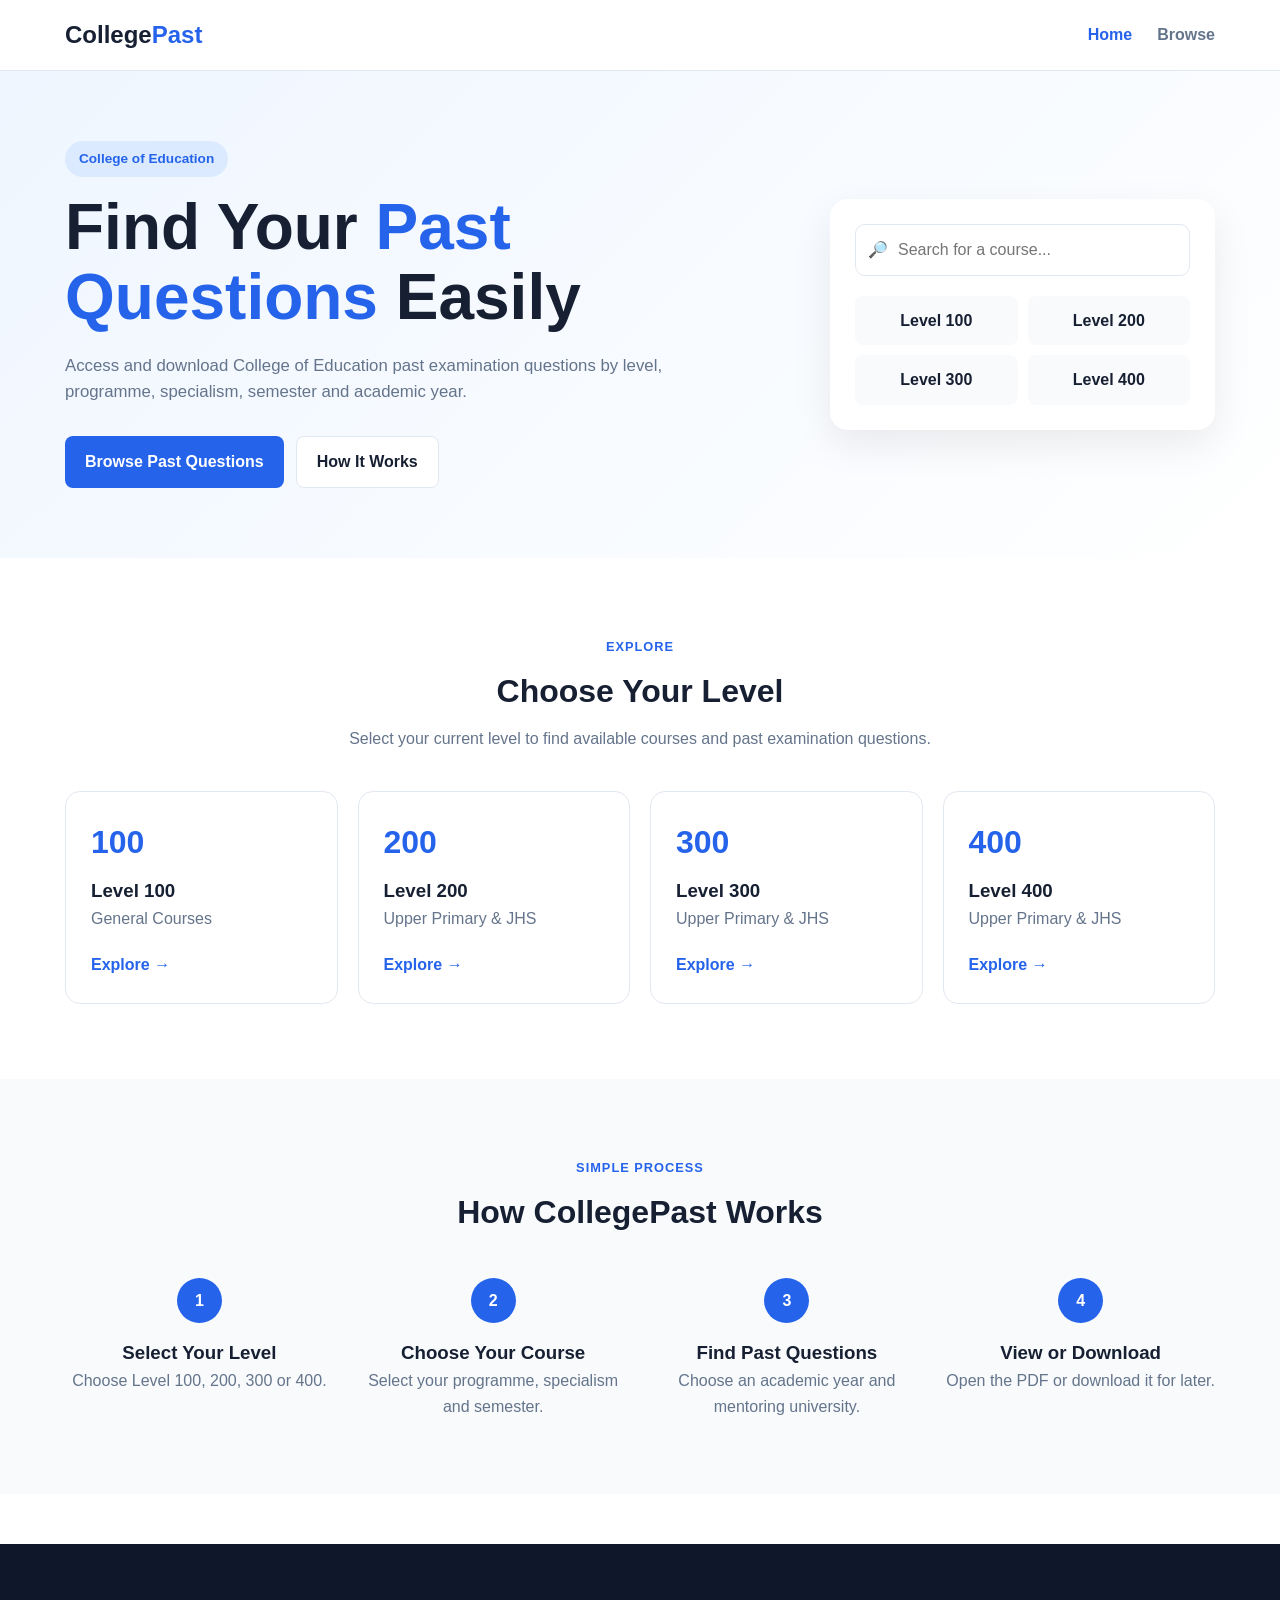
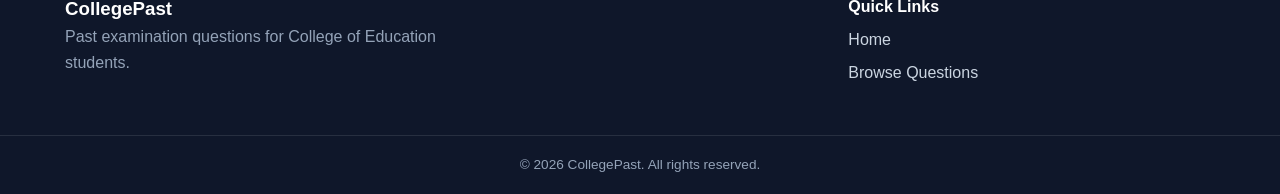
<file: index.html>
<!DOCTYPE html>
<html lang="en">
<head>
    <meta charset="UTF-8">
    <meta name="viewport" content="width=device-width, initial-scale=1.0">

    <title>CollegePast | CoE Past Questions</title>

    <link rel="stylesheet" href="style.css">
</head>

<body>

<header class="navbar">
    <div class="container nav-content">

        <a href="index.html" class="logo">
            College<span>Past</span>
        </a>

        <nav>
            <a href="index.html" class="active">Home</a>
            <a href="browse.html">Browse</a>
        </nav>

    </div>
</header>


<main>

    <!-- HERO -->
    <section class="hero">

        <div class="container hero-content">

            <div class="hero-text">

                <span class="badge">College of Education</span>

                <h1>
                    Find Your <span>Past Questions</span>
                    Easily
                </h1>

                <p>
                    Access and download College of Education past
                    examination questions by level, programme,
                    specialism, semester and academic year.
                </p>

                <div class="hero-buttons">
                    <a href="browse.html" class="btn primary">
                        Browse Past Questions
                    </a>

                    <a href="#how-it-works" class="btn secondary">
                        How It Works
                    </a>
                </div>

            </div>


            <div class="hero-card">

                <div class="search-box">

                    <span>🔎</span>

                    <input
                        type="text"
                        id="homeSearch"
                        placeholder="Search for a course..."
                    >

                </div>

                <div class="quick-levels">

                    <a href="browse.html?level=100">
                        Level 100
                    </a>

                    <a href="browse.html?level=200">
                        Level 200
                    </a>

                    <a href="browse.html?level=300">
                        Level 300
                    </a>

                    <a href="browse.html?level=400">
                        Level 400
                    </a>

                </div>

            </div>

        </div>

    </section>


    <!-- LEVELS -->
    <section class="section">

        <div class="container">

            <div class="section-heading">

                <span class="small-title">
                    EXPLORE
                </span>

                <h2>
                    Choose Your Level
                </h2>

                <p>
                    Select your current level to find available
                    courses and past examination questions.
                </p>

            </div>


            <div class="level-grid">

                <a href="browse.html?level=100" class="level-card">
                    <div class="level-number">100</div>
                    <h3>Level 100</h3>
                    <p>General Courses</p>
                    <span>Explore →</span>
                </a>


                <a href="browse.html?level=200" class="level-card">
                    <div class="level-number">200</div>
                    <h3>Level 200</h3>
                    <p>Upper Primary & JHS</p>
                    <span>Explore →</span>
                </a>


                <a href="browse.html?level=300" class="level-card">
                    <div class="level-number">300</div>
                    <h3>Level 300</h3>
                    <p>Upper Primary & JHS</p>
                    <span>Explore →</span>
                </a>


                <a href="browse.html?level=400" class="level-card">
                    <div class="level-number">400</div>
                    <h3>Level 400</h3>
                    <p>Upper Primary & JHS</p>
                    <span>Explore →</span>
                </a>

            </div>

        </div>

    </section>
 <!-- HOW IT WORKS -->
    <section class="section light" id="how-it-works">

        <div class="container">

            <div class="section-heading">

                <span class="small-title">
                    SIMPLE PROCESS
                </span>

                <h2>
                    How CollegePast Works
                </h2>

            </div>


            <div class="steps">

                <div class="step">

                    <div class="step-number">1</div>

                    <h3>Select Your Level</h3>

                    <p>
                        Choose Level 100, 200, 300 or 400.
                    </p>

                </div>


                <div class="step">

                    <div class="step-number">2</div>

                    <h3>Choose Your Course</h3>

                    <p>
                        Select your programme, specialism and semester.
                    </p>

                </div>


                <div class="step">

                    <div class="step-number">3</div>

                    <h3>Find Past Questions</h3>

                    <p>
                        Choose an academic year and mentoring university.
                    </p>

                </div>


                <div class="step">

                    <div class="step-number">4</div>

                    <h3>View or Download</h3>

                    <p>
                        Open the PDF or download it for later.
                    </p>

                </div>

            </div>

        </div>

    </section>

</main>


<footer>

    <div class="container footer-content">

        <div>
            <h3>CollegePast</h3>

            <p>
                Past examination questions for
                College of Education students.
            </p>
        </div>

        <div>
            <h4>Quick Links</h4>

            <a href="index.html">Home</a>
            <a href="browse.html">Browse Questions</a>
        </div>

    </div>


    <div class="copyright">

        © 2026 CollegePast. All rights reserved.

    </div>

</footer>


<script src="app.js"></script>

</body>
</html>
</file>
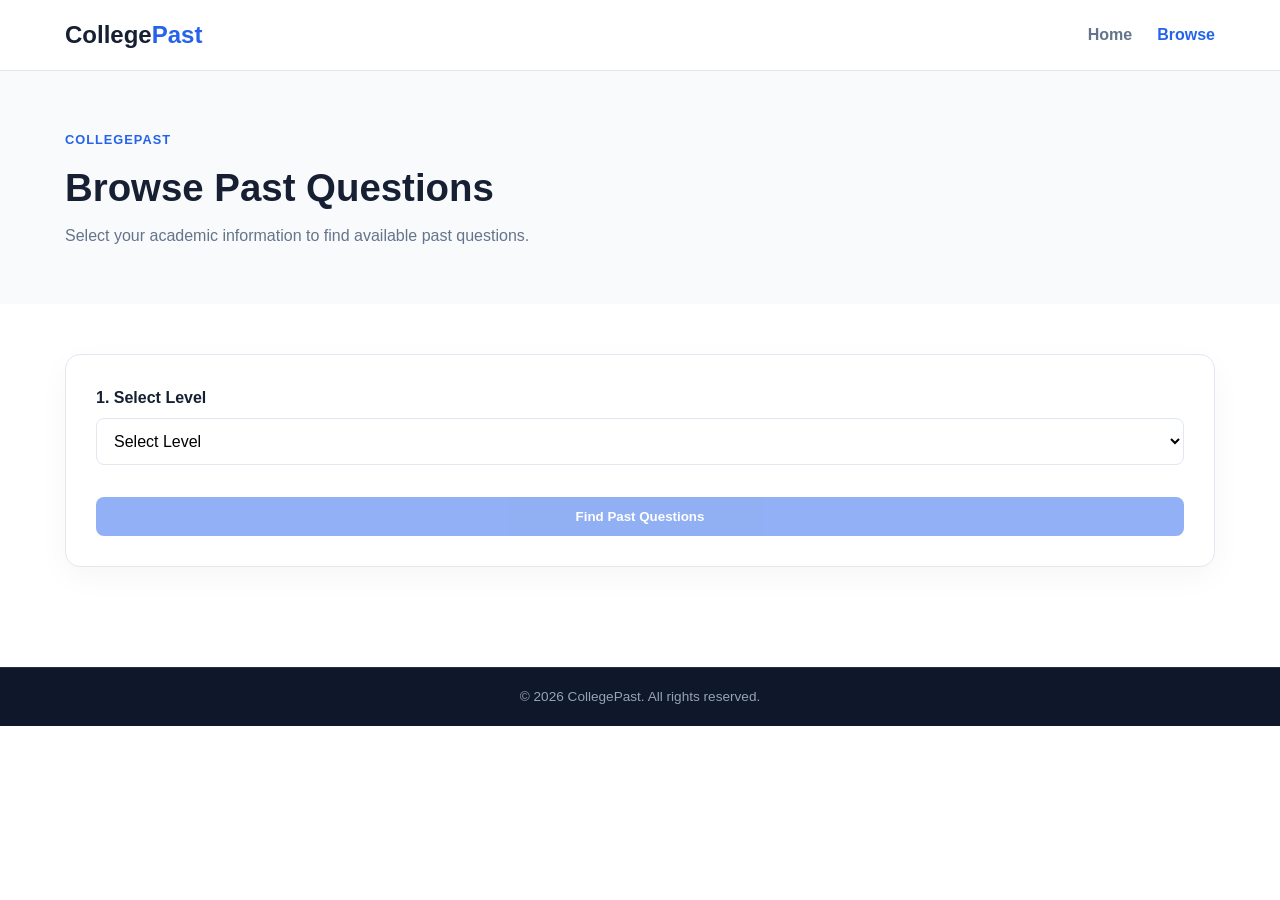
<file: browse.html>
<!DOCTYPE html>
<html lang="en">

<head>

    <meta charset="UTF-8">

    <meta
        name="viewport"
        content="width=device-width, initial-scale=1.0"
    >

    <title>Browse Past Questions | CollegePast</title>

    <link rel="stylesheet" href="style.css">

</head>


<body>

<header class="navbar">

    <div class="container nav-content">

        <a href="index.html" class="logo">
            College<span>Past</span>
        </a>

        <nav>

            <a href="index.html">
                Home
            </a>

            <a href="browse.html" class="active">
                Browse
            </a>

        </nav>

    </div>

</header>


<main>

<section class="page-header">

    <div class="container">

        <span class="small-title">
            COLLEGEPAST
        </span>

        <h1>
            Browse Past Questions
        </h1>

        <p>
            Select your academic information to find
            available past questions.
        </p>

    </div>

</section>


<section class="browse-section">

<div class="container">

<div class="filter-card">


    <!-- LEVEL -->

    <div class="filter-group">

        <label for="level">
            1. Select Level
        </label>

        <select id="level">

            <option value="">
                Select Level
            </option>

            <option value="100">
                Level 100
            </option>

            <option value="200">
                Level 200
            </option>

            <option value="300">
                Level 300
            </option>

            <option value="400">
                Level 400
            </option>

        </select>

    </div>


    <!-- PROGRAMME -->

    <div
        class="filter-group hidden"
        id="programmeGroup"
    >

        <label for="programme">
            2. Select Programme
        </label>

        <select id="programme">

            <option value="">
                Select Programme
            </option>

            <option value="upper-primary">
                Upper Primary
            </option>

            <option value="jhs">
                JHS
            </option>

        </select>

    </div>


    <!-- SPECIALISM -->

    <div
        class="filter-group hidden"
        id="specialismGroup"
    >

        <label for="specialism">
            3. Select Specialism
        </label>

        <select id="specialism">

            <option value="">
                Select Specialism
            </option>

            <option value="mathematics">
                Mathematics
            </option>

            <option value="ict">
                ICT
            </option>

            <option value="social-studies">
                Social Studies
            </option>

            <option value="history">
                History
            </option>

            <option value="rme">
                RME
            </option>

            <option value="science">
                Science
            </option>

            <option value="technical">
                Technical
            </option>

        </select>

    </div>


    <!-- SEMESTER -->

    <div class="filter-group hidden" id="semesterGroup">

        <label for="semester">
            4. Select Semester
        </label>

        <select id="semester">

            <option value="">
                Select Semester
            </option>

            <option value="first">
                First Semester
            </option>

            <option value="second">
                Second Semester
            </option>

        </select>

    </div>


    <!-- COURSE -->

    <div class="filter-group hidden" id="courseGroup">

        <label for="course">
            5. Select Course
        </label>

        <select id="course">

            <option value="">
                Select Course
            </option>

        </select>

    </div>


    <button
        id="findQuestions"
        class="btn primary find-btn"
        disabled
    >
        Find Past Questions
    </button>


</div>

<!-- RESULTS -->

<div id="results" class="results">

</div>


</div>

</section>

</main>


<footer>

    <div class="copyright">

        © 2026 CollegePast. All rights reserved.

    </div>

</footer>


<script src="app.js"></script>

</body>

</html>
</file>
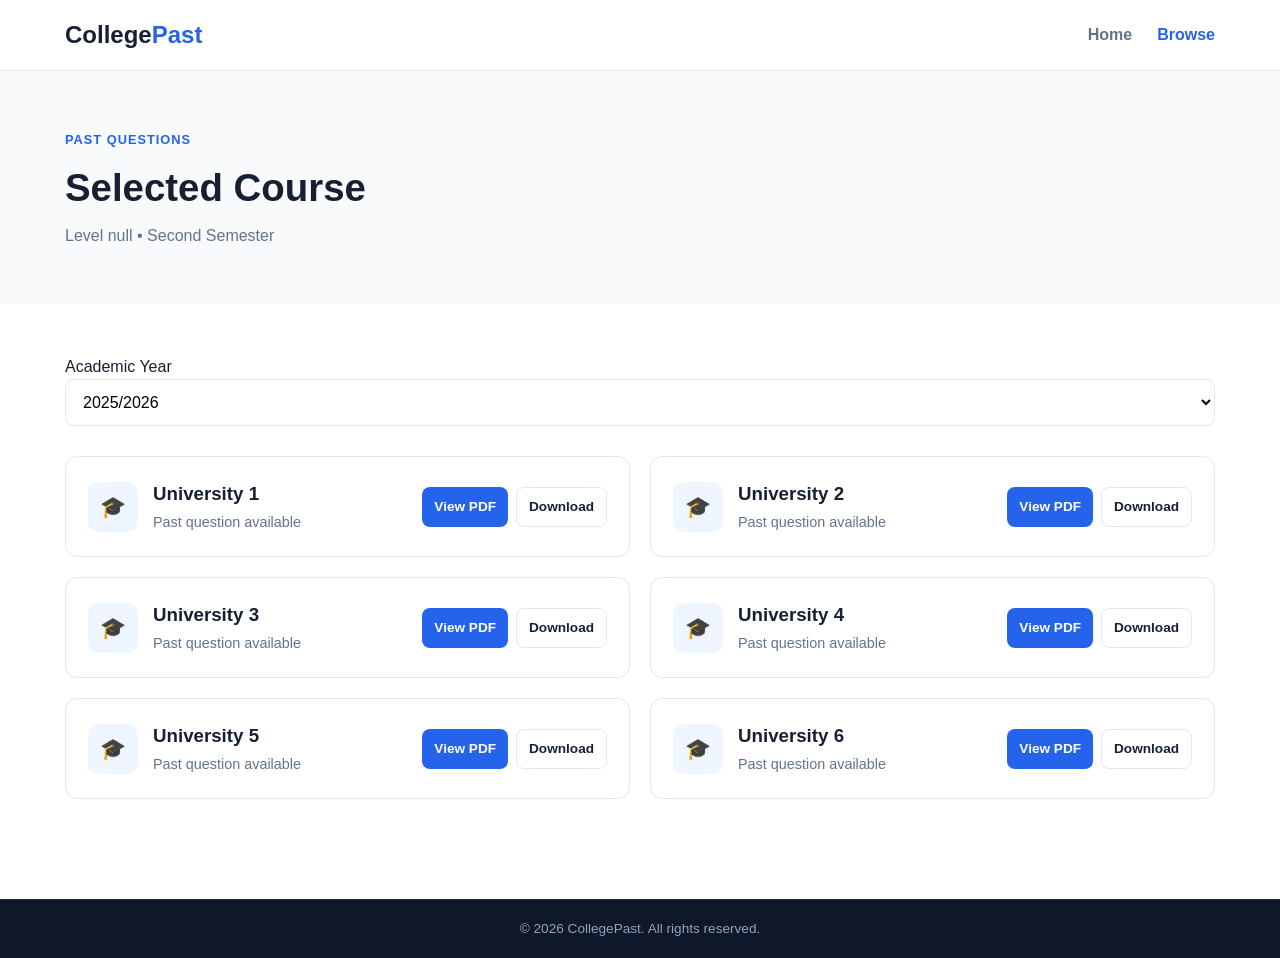
<file: question.html>
<!DOCTYPE html>
<html lang="en">

<head>

    <meta charset="UTF-8">

    <meta
        name="viewport"
        content="width=device-width, initial-scale=1.0"
    >

    <title>Past Questions | CollegePast</title>

    <link rel="stylesheet" href="style.css">

</head>


<body>

<header class="navbar">

    <div class="container nav-content">

        <a href="index.html" class="logo">
            College<span>Past</span>
        </a>

        <nav>

            <a href="index.html">
                Home
            </a>

            <a href="browse.html" class="active">
                Browse
            </a>

        </nav>

    </div>

</header>


<main>

<section class="page-header">

    <div class="container">

        <span class="small-title">
            PAST QUESTIONS
        </span>

        <h1 id="questionTitle">
            Past Questions
        </h1>

        <p id="questionInfo">
            Select a university below.
        </p>

    </div>

</section>


<section class="questions-section">

<div class="container">

<div class="year-filter">

    <label for="academicYear">
        Academic Year
    </label>

    <select id="academicYear">

        <option value="2025-2026">
            2025/2026
        </option>

        <option value="2024-2025">
            2024/2025
        </option>

        <option value="2023-2024">
            2023/2024
        </option>

    </select>

</div>


<div id="universityList" class="university-grid">

</div>


</div>

</section>

</main>


<footer>

<div class="copyright">

    © 2026 CollegePast. All rights reserved.

</div>

</footer>


<script src="app.js"></script>

</body>

</html>
</file>
<file: style.css>
* {
    margin: 0;
    padding: 0;
    box-sizing: border-box;
}


:root {

    --primary: #2563eb;
    --primary-dark: #1d4ed8;

    --text: #172033;
    --muted: #64748b;

    --background: #ffffff;
    --light: #f8fafc;

    --border: #e2e8f0;

}


body {

    font-family:
        Arial,
        Helvetica,
        sans-serif;

    color: var(--text);

    background:
        var(--background);

    line-height: 1.6;

}


.container {

    width: 92%;

    max-width: 1150px;

    margin: auto;

}


a {

    text-decoration: none;

    color: inherit;

}


/* =========================
   NAVBAR
========================= */

.navbar {

    background: #ffffff;

    border-bottom:
        1px solid var(--border);

    position: sticky;

    top: 0;

    z-index: 100;

}


.nav-content {

    min-height: 70px;

    display: flex;

    align-items: center;

    justify-content: space-between;

}


.logo {

    font-size: 1.5rem;

    font-weight: 800;

}


.logo span {

    color: var(--primary);

}


nav {

    display: flex;

    gap: 25px;

}


nav a {

    color: var(--muted);

    font-weight: 600;

}


nav a:hover,
nav a.active {

    color: var(--primary);

}


/* =========================
   HERO
========================= */

.hero {

    background:
        linear-gradient(
            135deg,
            #eff6ff,
            #ffffff
        );

    padding:
        70px 0;

}


.hero-content {

    display: grid;

    grid-template-columns:
        1.3fr 0.7fr;

    gap: 50px;

    align-items: center;

}


.badge {

    display: inline-block;

    background: #dbeafe;

    color: var(--primary);

    padding:
        7px 14px;

    border-radius: 30px;

    font-size: .85rem;

    font-weight: 700;

    margin-bottom: 15px;

}


.hero h1 {

    font-size:
        clamp(2.2rem, 6vw, 4rem);

    line-height: 1.1;

    margin-bottom: 20px;

}


.hero h1 span {

    color: var(--primary);

}


.hero p {

    max-width: 650px;

    color: var(--muted);

    font-size: 1.05rem;

}


.hero-buttons {

    display: flex;

    gap: 12px;

    flex-wrap: wrap;

    margin-top: 30px;

}


/* =========================
   BUTTONS
========================= */

.btn {

    display: inline-flex;

    justify-content: center;

    align-items: center;

    padding:
        12px 20px;

    border-radius: 8px;

    border: none;

    cursor: pointer;

    font-weight: 700;

    transition:
        .2s ease;

}


.btn.primary {

    background:
        var(--primary);

    color: white;

}


.btn.primary:hover {

    background:
        var(--primary-dark);

}


.btn.secondary {

    background:
        white;

    border:
        1px solid var(--border);

}


.btn.secondary:hover {

    background:
        var(--light);

}


.btn:disabled {

    opacity: .5;

    cursor: not-allowed;

}


.btn.small {

    padding:
        8px 12px;

    font-size: .85rem;

}


/* =========================
   HERO SEARCH
========================= */

.hero-card {

    background: white;

    padding: 25px;

    border-radius: 18px;

    box-shadow:
        0 15px 40px
        rgba(0,0,0,.08);

}


.search-box {

    display: flex;

    align-items: center;

    gap: 10px;

    border:
        1px solid var(--border);

    padding:
        12px;

    border-radius: 10px;

}


.search-box input {

    border: none;

    outline: none;

    width: 100%;

    font-size: 1rem;

}


.quick-levels {

    display: grid;

    grid-template-columns:
        1fr 1fr;

    gap: 10px;

    margin-top: 20px;

}


.quick-levels a {

    padding:
        12px;

    background:
        var(--light);

    border-radius: 8px;

    text-align: center;

    font-weight: 700;

}


.quick-levels a:hover {

    background:
        #dbeafe;

    color:
        var(--primary);

}


/* =========================
   SECTIONS
========================= */

.section {

    padding:
        75px 0;

}


.section.light {

    background:
        var(--light);

}


.section-heading {

    text-align: center;

    max-width: 650px;

    margin:
        0 auto 40px;

}


.small-title {

    color:
        var(--primary);

    font-weight: 800;

    font-size: .8rem;

    letter-spacing: 1px;

}


.section-heading h2 {

    font-size:
        2rem;

    margin:
        8px 0;

}


.section-heading p {

    color:
        var(--muted);

}


/* =========================
   LEVEL CARDS
========================= */

.level-grid {

    display: grid;

    grid-template-columns:
        repeat(4, 1fr);

    gap: 20px;

}


.level-card {

    border:
        1px solid var(--border);

    border-radius: 15px;

    padding: 25px;

    background: white;

    transition:
        transform .2s,
        box-shadow .2s;

}


.level-card:hover {

    transform:
        translateY(-5px);

    box-shadow:
        0 12px 30px
        rgba(0,0,0,.08);

}


.level-number {

    font-size:
        2rem;

    font-weight:
        800;

    color:
        var(--primary);

}


.level-card h3 {

    margin-top:
        8px;

}


.level-card p {

    color:
        var(--muted);

    margin-bottom:
        20px;

}


.level-card span {

    color:
        var(--primary);

    font-weight:
        700;

}


/* =========================
   STEPS
========================= */

.steps {

    display: grid;

    grid-template-columns:
        repeat(4, 1fr);

    gap: 25px;

}


.step {

    text-align:
        center;

}


.step-number {

    width:
        45px;

    height:
        45px;

    margin:
        0 auto 15px;

    border-radius:
        50%;

    background:
        var(--primary);

    color:
        white;

    display:
        flex;

    align-items:
        center;

    justify-content:
        center;

    font-weight:
        800;

}


.step p {

    color:
        var(--muted);

}


/* =========================
   PAGE HEADER
========================= */

.page-header {

    padding:
        55px 0;

    background:
        var(--light);

}


.page-header h1 {

    font-size:
        2.4rem;

    margin:
        5px 0;

}


.page-header p {

    color:
        var(--muted);

}


/* =========================
   BROWSE
========================= */

.browse-section,
.questions-section {

    padding:
        50px 0;

}


.filter-card {

    background:
        white;

    border:
        1px solid var(--border);

    border-radius:
        15px;

    padding:
        30px;

    box-shadow:
        0 10px 30px
        rgba(0,0,0,.04);

}


.filter-group {

    margin-bottom:
        22px;

}


.filter-group label {

    display:
        block;

    font-weight:
        700;

    margin-bottom:
        8px;

}


select {

    width:
        100%;

    padding:
        13px;

    border:
        1px solid var(--border);

    border-radius:
        8px;

    background:
        white;

    font-size:
        1rem;

    outline:
        none;

}


select:focus {

    border-color:
        var(--primary);

}


.hidden {

    display:
        none !important;

}


.find-btn {

    width:
        100%;

    margin-top:
        10px;

}


/* =========================
   UNIVERSITIES
========================= */

.university-grid {

    display:
        grid;

    grid-template-columns:
        repeat(2, 1fr);

    gap:
        20px;

    margin-top:
        30px;

}


.university-card {

    display:
        flex;

    align-items:
        center;

    gap:
        15px;

    padding:
        22px;

    border:
        1px solid var(--border);

    border-radius:
        12px;

    background:
        white;

}


.university-icon {

    width:
        50px;

    height:
        50px;

    display:
        flex;

    align-items:
        center;

    justify-content:
        center;

    background:
        #eff6ff;

    border-radius:
        10px;

    font-size:
        1.3rem;

}


.university-card h3 {

    margin-bottom:
        2px;

}


.university-card p {

    color:
        var(--muted);

    font-size:
        .9rem;

}


.question-actions {

    margin-left:
        auto;

    display:
        flex;

    gap:
        8px;

}


/* =========================
   FOOTER
========================= */

footer {

    background:
        #0f172a;

    color:
        white;

    margin-top:
        50px;

}


.footer-content {

    display:
        grid;

    grid-template-columns:
        2fr 1fr;

    gap:
        50px;

    padding:
        50px 0;

}


.footer-content p {

    color:
        #94a3b8;

    max-width:
        400px;

}


.footer-content a {

    display:
        block;

    color:
        #cbd5e1;

    margin-top:
        7px;

}


.copyright {

    text-align:
        center;

    border-top:
        1px solid
        rgba(255,255,255,.1);

    padding:
        18px;

    color:
        #94a3b8;

    font-size:
        .85rem;

}


/* =========================
   MOBILE
========================= */

@media (max-width: 800px) {

    .hero-content {

        grid-template-columns:
            1fr;

    }


    .level-grid {

        grid-template-columns:
            1fr 1fr;

    }


    .steps {

        grid-template-columns:
            1fr 1fr;

    }


    .university-grid {

        grid-template-columns:
            1fr;

    }

}


@media (max-width: 550px) {

    .nav-content {

        min-height:
            60px;

    }


    nav {

        gap:
            12px;

    }


    nav a {

        font-size:
            .9rem;

    }


    .hero {

        padding:
            50px 0;

    }


    .hero h1 {

        font-size:
            2.3rem;

    }


    .level-grid {

        grid-template-columns:
            1fr;

    }


    .steps {

        grid-template-columns:
            1fr;

    }


    .filter-card {

        padding:
            20px;

    }


    .university-card {

        align-items:
            flex-start;

        flex-wrap:
            wrap;

    }


    .question-actions {

        width:
            100%;

        margin-left:
            65px;

    }


    .footer-content {

        grid-template-columns:
            1fr;

    }

}
</file>
